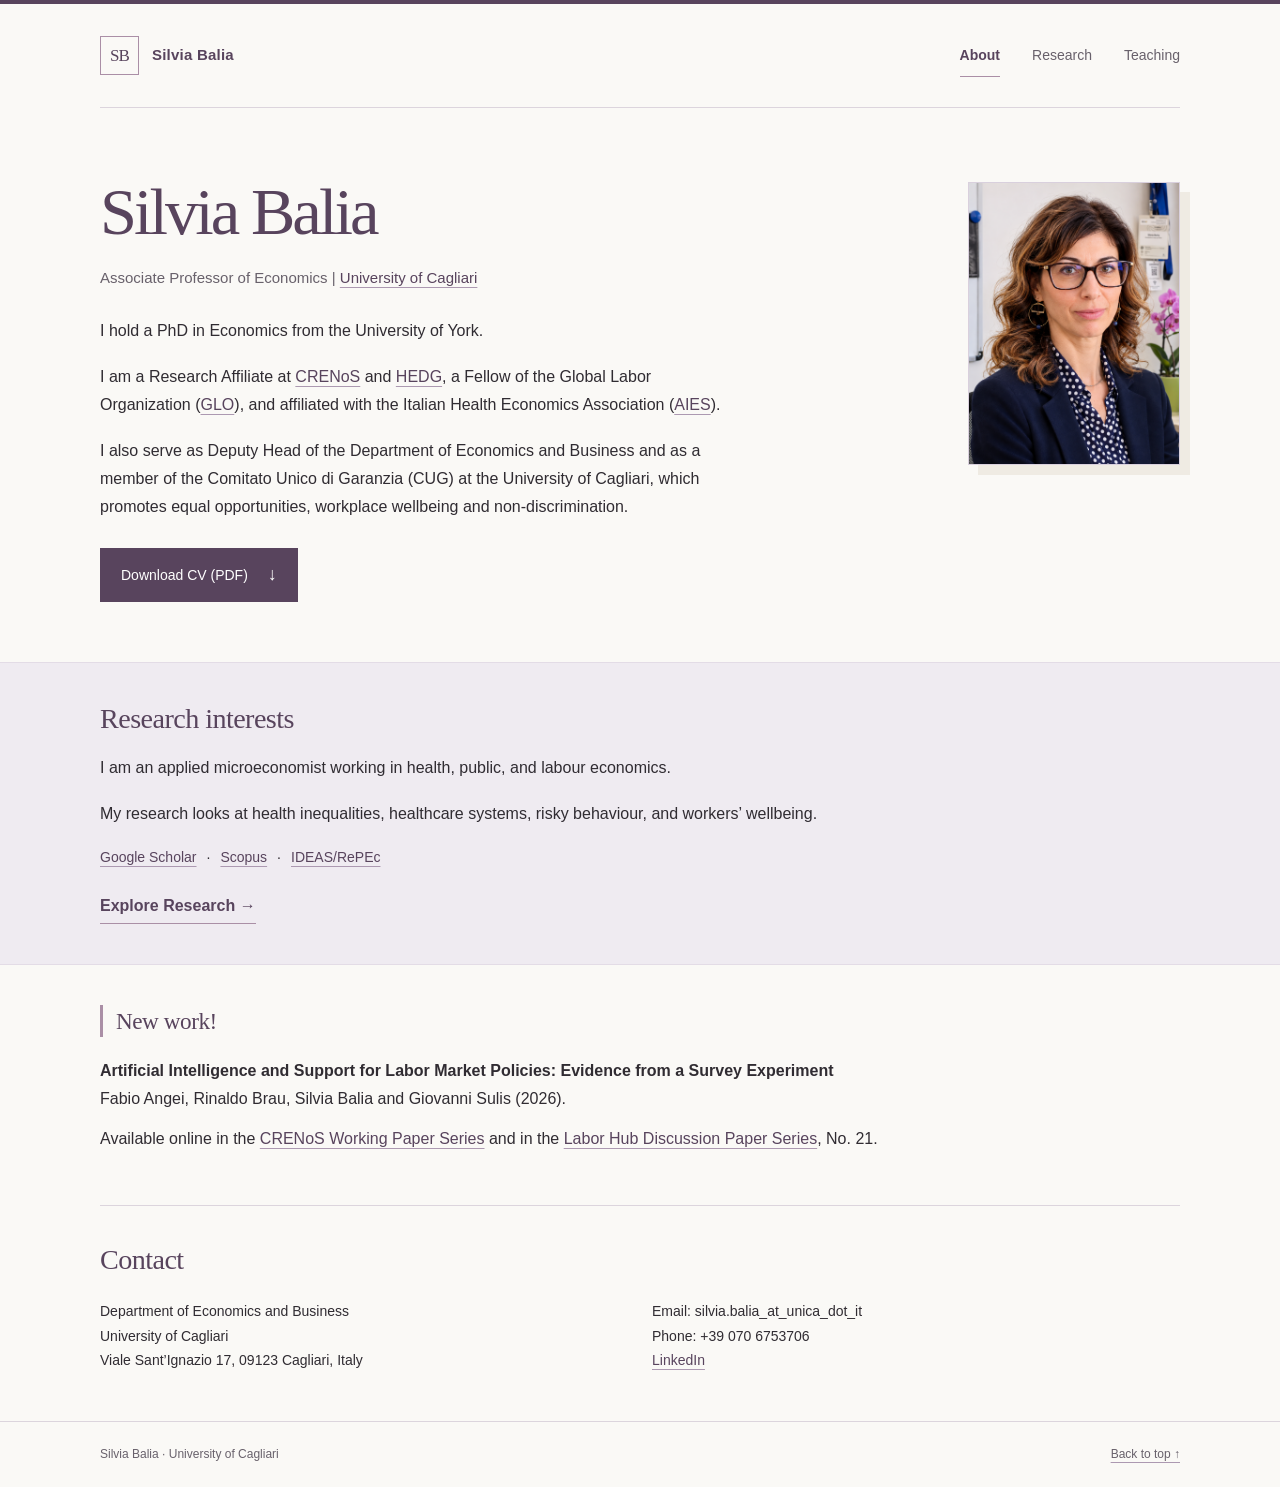
<file: index.html>
<!doctype html>
<html lang="en">
<head>
  <meta charset="utf-8">
  <meta name="viewport" content="width=device-width, initial-scale=1">
  <meta name="description" content="Silvia Balia, Associate Professor of Economics at the University of Cagliari. Research in health and public economics.">
  <title>Silvia Balia · Economics</title>
  <link rel="icon" href="favicon.svg" type="image/svg+xml">
  <link rel="stylesheet" href="styles.css?v=20261118-portrait">
</head>
<body id="top">
  <a class="skip-link" href="#main-content">Skip to content</a>
  <header class="site-header">
    <div class="container header-inner">
      <a class="brand" href="index.html" aria-label="Silvia Balia home">
        <span class="monogram" aria-hidden="true">SB</span>
        <span class="brand-name">Silvia Balia</span>
      </a>
      <nav class="main-nav" aria-label="Main">
        <a href="index.html" aria-current="page">About</a>
        <a href="research.html">Research</a>
        <a href="teaching.html">Teaching</a>
      </nav>
    </div>
  </header>
  <main id="main-content">
    <section class="hero container" aria-labelledby="profile-title">
      <div class="profile">
        <h1 id="profile-title">Silvia Balia</h1>
        <p class="role">Associate Professor of Economics | <a href="https://web.unica.it/unica/page/en/silvia_balia">University of Cagliari</a></p>
        <p>I hold a PhD in Economics from the University of York.</p>
        <p>I am a Research Affiliate at <a href="https://crenos.unica.it/silvia-balia">CRENoS</a> and <a href="https://www.york.ac.uk/economics/hedg/people/">HEDG</a>, a Fellow of the Global Labor Organization (<a href="https://glabor.org/">GLO</a>), and affiliated with the Italian Health Economics Association (<a href="https://www.aiesweb.it/">AIES</a>).</p>
        <p>I also serve as Deputy Head of the Department of Economics and Business and as a member of the Comitato Unico di Garanzia (CUG) at the University of Cagliari, which promotes equal opportunities, workplace wellbeing and non-discrimination.</p>
        <a class="button" href="https://www.dropbox.com/scl/fi/jiy9jet4juat0yo85ff2y/short_CV_ENG.pdf?rlkey=usgtybsjzzuqd2g2989n0clfn&amp;dl=1">Download CV (PDF)</a>
      </div>
      <img class="portrait" src="silvia-balia-portrait.png" alt="Silvia Balia" width="1312" height="1199">
    </section>
    <section class="research-band" aria-labelledby="interests-title">
      <div class="container research-intro">
        <h2 id="interests-title">Research interests</h2>
        <p>I am an applied microeconomist working in health, public, and labour economics. 
        <p>My research looks at health inequalities, healthcare systems, risky behaviour, and workers’ wellbeing.
        <p class="profile-links"><a href="https://scholar.google.it/citations?user=nyAj21wAAAAJ&amp;hl=it">Google Scholar</a> · <a href="https://www.scopus.com/authid/detail.uri?authorId=13007463800">Scopus</a> · <a href="https://ideas.repec.org/f/pba418.html">IDEAS/RePEc</a></p>
        <a class="explore-link" href="research.html">Explore Research <span aria-hidden="true">→</span></a>
      </div>
    </section>
    <section class="news container" aria-labelledby="new-work-title">
      <h2 id="new-work-title">New work!</h2>
      <p><strong>Artificial Intelligence and Support for Labor Market Policies: Evidence from a Survey Experiment</strong><br>Fabio Angei, Rinaldo Brau, Silvia Balia and Giovanni Sulis (2026).</p>
      <p>Available online in the <a href="https://crenos.unica.it/bibcite/reference/8785">CRENoS Working Paper Series</a> and in the <a href="https://laborhub.ilr.cornell.edu/publications/33/">Labor Hub Discussion Paper Series</a>, No. 21.</p>
    </section>
    <section class="contact container" id="contact" aria-labelledby="contact-title">
      <h2 id="contact-title">Contact</h2>
      <div class="contact-details">
        <p>Department of Economics and Business<br>University of Cagliari<br>Viale Sant’Ignazio 17, 09123 Cagliari, Italy</p>
        <p>Email: silvia.balia_at_unica_dot_it<br>Phone: +39 070 6753706<br><a href="https://www.linkedin.com/in/silvia-balia-4906a31/">LinkedIn</a></p>
      </div>
    </section>
  </main>
  <footer class="site-footer">
    <div class="container footer-inner">
      <p>Silvia Balia <span aria-hidden="true">·</span> University of Cagliari</p>
      <a href="#top">Back to top <span aria-hidden="true">↑</span></a>
    </div>
  </footer>
</body>
</html>
</file>
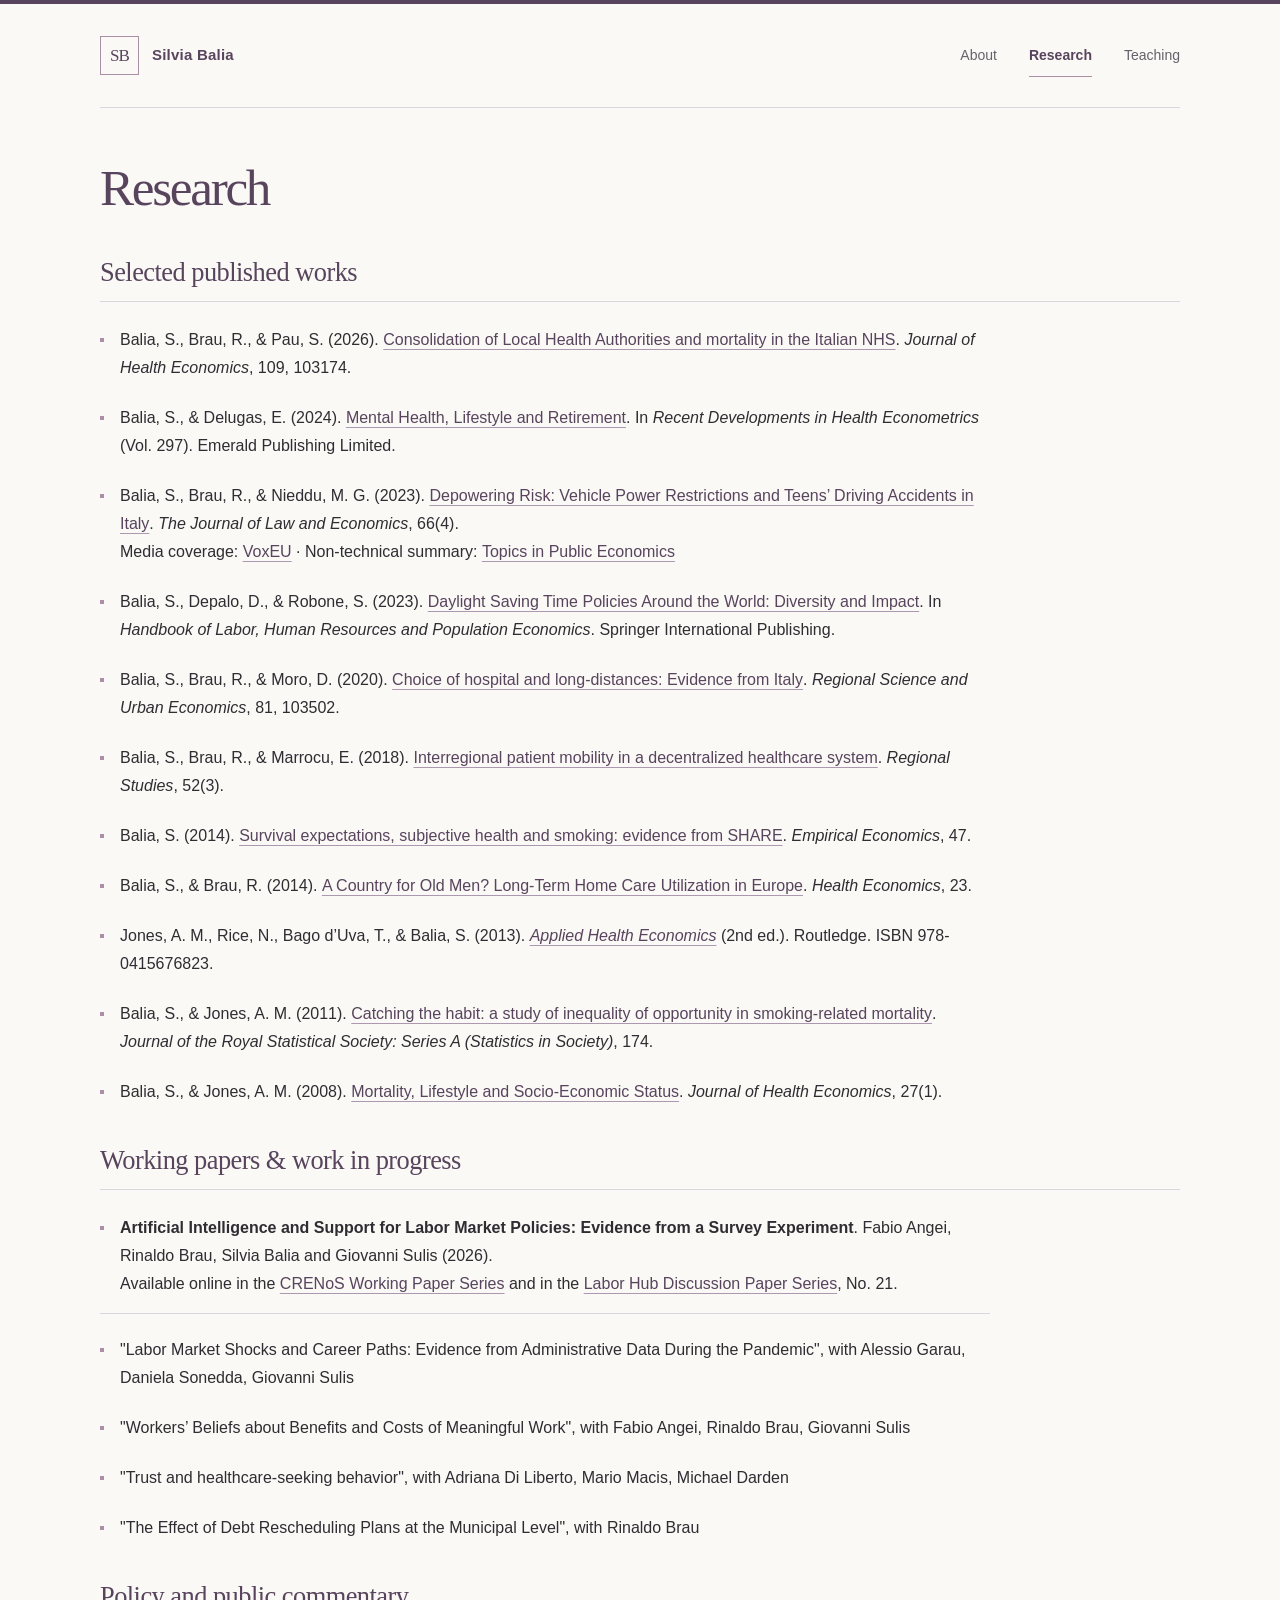
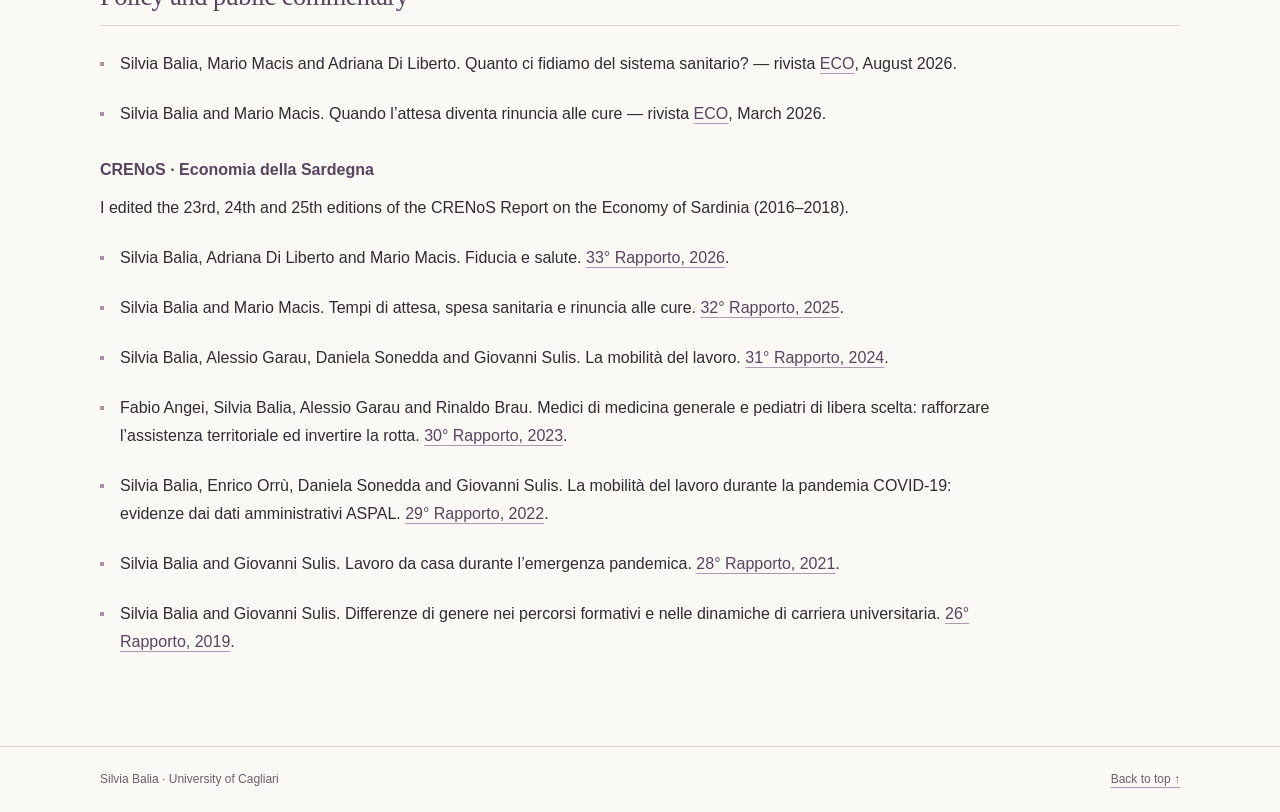
<file: research.html>
<!doctype html>
<html lang="en">
<head>
  <meta charset="utf-8">
  <meta name="viewport" content="width=device-width, initial-scale=1">
  <meta name="description" content="Selected publications, working papers, work in progress, and policy and public commentary by Silvia Balia.">
  <title>Research · Silvia Balia</title>
  <link rel="icon" href="favicon.svg" type="image/svg+xml">
  <link rel="stylesheet" href="styles.css">
</head>
<body id="top">
  <a class="skip-link" href="#main-content">Skip to content</a>
  <header class="site-header">
    <div class="container header-inner">
      <a class="brand" href="index.html" aria-label="Silvia Balia home">
        <span class="monogram" aria-hidden="true">SB</span>
        <span class="brand-name">Silvia Balia</span>
      </a>
      <nav class="main-nav" aria-label="Main">
        <a href="index.html">About</a>
        <a href="research.html" aria-current="page">Research</a>
        <a href="teaching.html">Teaching</a>
      </nav>
    </div>
  </header>
  <main id="main-content" class="container page-content">
    <header class="page-heading">
      <h1>Research</h1>
    </header>
    <section class="content-section" aria-labelledby="selected-published-works">
      <h2 id="selected-published-works">Selected published works</h2>
      <ul class="publication-list">
        <li>Balia, S., Brau, R., &amp; Pau, S. (2026). <a href="https://www.sciencedirect.com/science/article/pii/S016762962600072X">Consolidation of Local Health Authorities and mortality in the Italian NHS</a>. <em>Journal of Health Economics</em>, 109, 103174.</li>
        <li>Balia, S., &amp; Delugas, E. (2024). <a href="https://doi.org/10.1108/S0573-855520240000297008">Mental Health, Lifestyle and Retirement</a>. In <em>Recent Developments in Health Econometrics</em> (Vol. 297). Emerald Publishing Limited.</li>
        <li>Balia, S., Brau, R., &amp; Nieddu, M. G. (2023). <a href="https://www.journals.uchicago.edu/doi/10.1086/725936">Depowering Risk: Vehicle Power Restrictions and Teens’ Driving Accidents in Italy</a>. <em>The Journal of Law and Economics</em>, 66(4).<br>  Media coverage: <a href="https://cepr.org/voxeu/columns/temporary-restrictions-use-high-power-vehicles-significantly-reduce-teen-driver">VoxEU</a> · Non-technical summary: <a href="https://www.siepweb.it/siep/wp/it/depowering-risk-vehicle-power-restrictions-and-teens-driving-accidents-in-italy/">Topics in Public Economics</a></li>
        <li>Balia, S., Depalo, D., &amp; Robone, S. (2023). <a href="https://doi.org/10.1007/978-3-319-57365-6_404-1">Daylight Saving Time Policies Around the World: Diversity and Impact</a>. In <em>Handbook of Labor, Human Resources and Population Economics</em>. Springer International Publishing.</li>
        <li>Balia, S., Brau, R., &amp; Moro, D. (2020). <a href="https://www.sciencedirect.com/science/article/pii/S0166046219302522">Choice of hospital and long-distances: Evidence from Italy</a>. <em>Regional Science and Urban Economics</em>, 81, 103502.</li>
        <li>Balia, S., Brau, R., &amp; Marrocu, E. (2018). <a href="https://www.tandfonline.com/doi/full/10.1080/00343404.2017.1307954">Interregional patient mobility in a decentralized healthcare system</a>. <em>Regional Studies</em>, 52(3).</li>
        <li>Balia, S. (2014). <a href="https://doi.org/10.1007/s00181-013-0750-1">Survival expectations, subjective health and smoking: evidence from SHARE</a>. <em>Empirical Economics</em>, 47.</li>
        <li>Balia, S., &amp; Brau, R. (2014). <a href="https://doi.org/10.1002/hec.2977">A Country for Old Men? Long-Term Home Care Utilization in Europe</a>. <em>Health Economics</em>, 23.</li>
        <li>Jones, A. M., Rice, N., Bago d’Uva, T., &amp; Balia, S. (2013). <a href="https://doi.org/10.4324/9780203102411"><em>Applied Health Economics</em></a> (2nd ed.). Routledge. ISBN 978-0415676823.</li>
        <li>Balia, S., &amp; Jones, A. M. (2011). <a href="https://doi.org/10.1111/j.1467-985X.2010.00654.x">Catching the habit: a study of inequality of opportunity in smoking-related mortality</a>. <em>Journal of the Royal Statistical Society: Series A (Statistics in Society)</em>, 174.</li>
        <li>Balia, S., &amp; Jones, A. M. (2008). <a href="https://doi.org/10.1016/j.jhealeco.2007.03.001">Mortality, Lifestyle and Socio-Economic Status</a>. <em>Journal of Health Economics</em>, 27(1).</li>
      </ul>
    </section>
    <section class="content-section" aria-labelledby="working-papers">
      <h2 id="working-papers">Working papers &amp; work in progress</h2>
      <ul class="work-list">
        <li><strong>Artificial Intelligence and Support for Labor Market Policies: Evidence from a Survey Experiment</strong>. Fabio Angei, Rinaldo Brau, Silvia Balia and Giovanni Sulis (2026).<br>Available online in the <a href="https://crenos.unica.it/bibcite/reference/8785">CRENoS Working Paper Series</a> and in the <a href="https://laborhub.ilr.cornell.edu/publications/33/">Labor Hub Discussion Paper Series</a>, No. 21.</li>
        <li>"Labor Market Shocks and Career Paths: Evidence from Administrative Data During the Pandemic", with Alessio Garau, Daniela Sonedda, Giovanni Sulis</li>
        <li>"Workers’ Beliefs about Benefits and Costs of Meaningful Work", with Fabio Angei, Rinaldo Brau, Giovanni Sulis</li>
        <li>"Trust and healthcare-seeking behavior", with Adriana Di Liberto, Mario Macis, Michael Darden</li>
        <li>"The Effect of Debt Rescheduling Plans at the Municipal Level", with Rinaldo Brau</li>
      </ul>
    </section>
    <section class="content-section" aria-labelledby="policy-and-public-commentary">
      <h2 id="policy-and-public-commentary">Policy and public commentary</h2>
      <ul class="commentary-list">
        <li>Silvia Balia, Mario Macis and Adriana Di Liberto. Quanto ci fidiamo del sistema sanitario? — rivista <a href="https://www.rivistaeco.com/2026/08/21/quanto-ci-fidiamo-del-sistema-sanitario/">ECO</a>, August 2026.</li>
        <li>Silvia Balia and Mario Macis. Quando l’attesa diventa rinuncia alle cure — rivista <a href="https://www.rivistaeco.com/2026/03/13/quando-lattesa-diventa-rinuncia-alle-cure/">ECO</a>, March 2026.</li>
      </ul>
      <h3>CRENoS · Economia della Sardegna</h3>
      <p>I edited the 23rd, 24th and 25th editions of the CRENoS Report on the Economy of Sardinia (2016–2018).</p>
      <ul class="report-list">
        <li>Silvia Balia, Adriana Di Liberto and Mario Macis. Fiducia e salute. <a href="https://crenos.unica.it/sites/default/files/2026-06/RC33_volume%20versione%20integrale.pdf">33° Rapporto, 2026</a>.</li>
        <li>Silvia Balia and Mario Macis. Tempi di attesa, spesa sanitaria e rinuncia alle cure. <a href="https://crenos.unica.it/sites/default/files/2026-05/32%C2%B0Rapporto_versione-integrale.pdf">32° Rapporto, 2025</a>.</li>
        <li>Silvia Balia, Alessio Garau, Daniela Sonedda and Giovanni Sulis. La mobilità del lavoro. <a href="https://crenos.unica.it/sites/default/files/sardinia-reports/Volume%20versione%20integrale_1.pdf">31° Rapporto, 2024</a>.</li>
        <li>Fabio Angei, Silvia Balia, Alessio Garau and Rinaldo Brau. Medici di medicina generale e pediatri di libera scelta: rafforzare l’assistenza territoriale ed invertire la rotta. <a href="https://crenos.unica.it/sites/default/files/sardinia-reports/Volume%20versione%20integrale.pdf">30° Rapporto, 2023</a>.</li>
        <li>Silvia Balia, Enrico Orrù, Daniela Sonedda and Giovanni Sulis. La mobilità del lavoro durante la pandemia COVID-19: evidenze dai dati amministrativi ASPAL. <a href="https://crenos.unica.it/sites/default/files/sardinia-reports/Versione%20integrale%20del%2029%C2%B0%20Rapporto%20sull%27Economia%20della%20Sardegna.pdf">29° Rapporto, 2022</a>.</li>
        <li>Silvia Balia and Giovanni Sulis. Lavoro da casa durante l’emergenza pandemica. <a href="https://crenos.unica.it/sites/default/files/sardinia-reports/CRENoS_%2028%C2%B0%20Rapporto%20sull%27Economia%20della%20Sardegna.pdf">28° Rapporto, 2021</a>.</li>
        <li>Silvia Balia and Giovanni Sulis. Differenze di genere nei percorsi formativi e nelle dinamiche di carriera universitaria. <a href="https://crenos.unica.it/sites/default/files/sardinia-reports/26%20%C2%B0%20Rapporto%20CRENoS%20sull%27Economia%20della%20Sardegna.pdf">26° Rapporto, 2019</a>.</li>
      </ul>
    </section>
  </main>
  <footer class="site-footer">
    <div class="container footer-inner">
      <p>Silvia Balia <span aria-hidden="true">·</span> University of Cagliari</p>
      <a href="#top">Back to top <span aria-hidden="true">↑</span></a>
    </div>
  </footer>
</body>
</html>
</file>
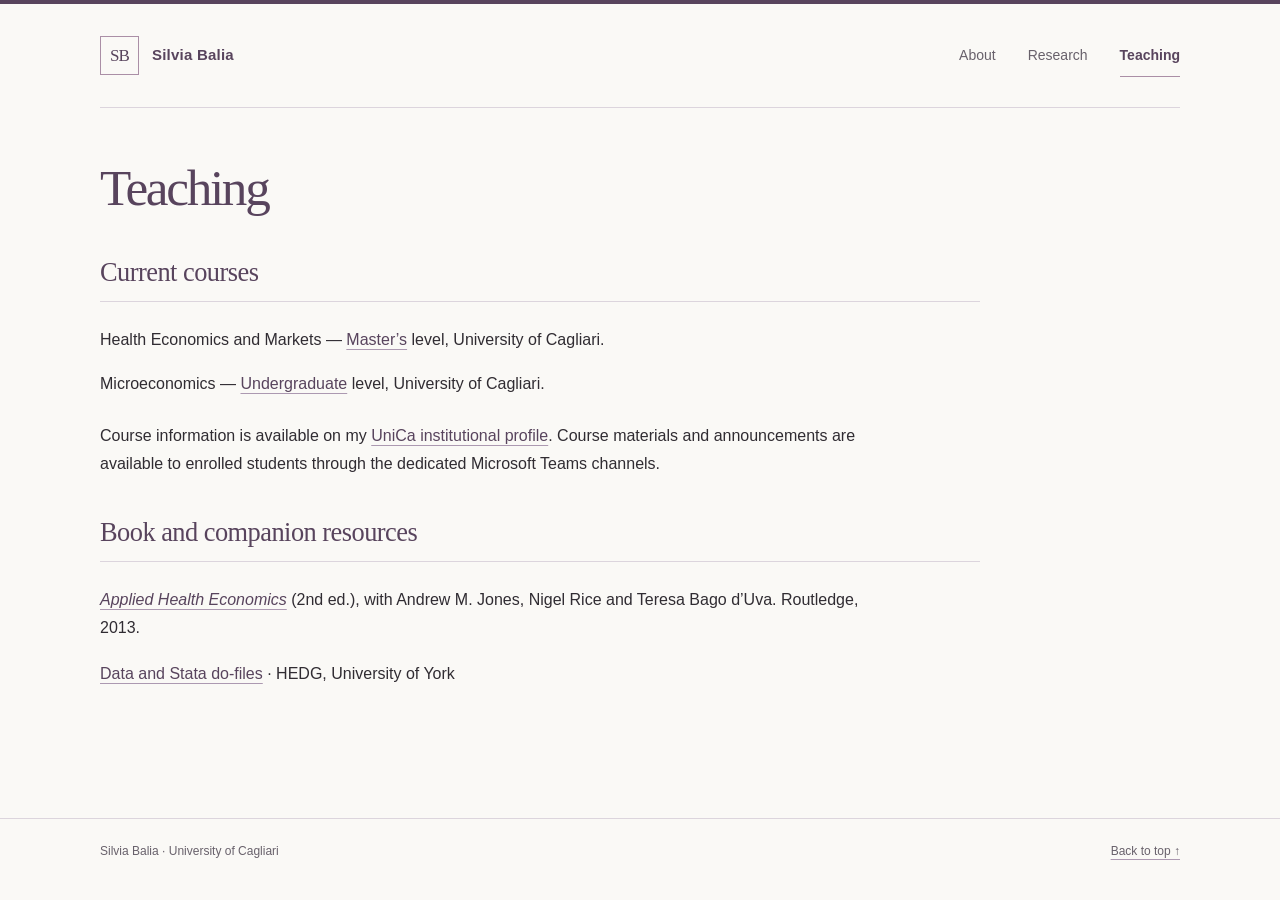
<file: teaching.html>
<!doctype html>
<html lang="en">
<head>
  <meta charset="utf-8">
  <meta name="viewport" content="width=device-width, initial-scale=1">
  <meta name="description" content="Teaching by Silvia Balia at the University of Cagliari, and companion resources for Applied Health Economics.">
  <title>Teaching · Silvia Balia</title>
  <link rel="icon" href="favicon.svg" type="image/svg+xml">
  <link rel="stylesheet" href="styles.css">
</head>
<body id="top">
  <a class="skip-link" href="#main-content">Skip to content</a>
  <header class="site-header">
    <div class="container header-inner">
      <a class="brand" href="index.html" aria-label="Silvia Balia home">
        <span class="monogram" aria-hidden="true">SB</span>
        <span class="brand-name">Silvia Balia</span>
      </a>
      <nav class="main-nav" aria-label="Main">
        <a href="index.html">About</a>
        <a href="research.html">Research</a>
        <a href="teaching.html" aria-current="page">Teaching</a>
      </nav>
    </div>
  </header>
  <main id="main-content" class="container page-content teaching-page">
    <header class="page-heading">
      <h1>Teaching</h1>
    </header>
    <section class="content-section" aria-labelledby="current-courses">
      <h2 id="current-courses">Current courses</h2>
      <ul class="course-list">
        <li>Health Economics and Markets — <a href="https://web.unica.it/unica/en/crs_11_86.page">Master’s</a> level, University of Cagliari.</li>
        <li>Microeconomics — <a href="https://web.unica.it/unica/it/crs_11_75.page">Undergraduate</a> level, University of Cagliari.</li>
      </ul>
      <p>Course information is available on my <a href="https://web.unica.it/unica/page/en/silvia_balia">UniCa institutional profile</a>. Course materials and announcements are available to enrolled students through the dedicated Microsoft Teams channels.</p>
    </section>
    <section class="content-section" aria-labelledby="book-resources">
      <h2 id="book-resources">Book and companion resources</h2>
      <p><a href="https://doi.org/10.4324/9780203102411"><em>Applied Health Economics</em></a> (2nd ed.), with Andrew M. Jones, Nigel Rice and Teresa Bago d’Uva. Routledge, 2013.</p>
      <p><a href="https://www.york.ac.uk/economics/hedg/software/">Data and Stata do-files</a> · HEDG, University of York</p>
    </section>
  </main>
  <footer class="site-footer">
    <div class="container footer-inner">
      <p>Silvia Balia <span aria-hidden="true">·</span> University of Cagliari</p>
      <a href="#top">Back to top <span aria-hidden="true">↑</span></a>
    </div>
  </footer>
</body>
</html>
</file>
<file: styles.css>
/* Shared typography, colours and spacing for the three pages. */
:root {
  color-scheme: light;
  --paper: #faf9f6;
  --ink: #302c32;
  --muted: #68616b;
  --plum: #58445d;
  --plum-dark: #402d45;
  --lavender: #efebf1;
  --rule: #dcd5dd;
  --accent: #aa8fa6;
  --serif: Georgia, "Times New Roman", serif;
  --sans: "Avenir Next", Avenir, "Segoe UI", sans-serif;
}

* { box-sizing: border-box; }
html { scroll-padding-top: 2rem; }
body {
  margin: 0;
  background: var(--paper);
  color: var(--ink);
  font-family: var(--sans);
  font-size: 16px;
  line-height: 1.75;
  -webkit-font-smoothing: antialiased;
}
::selection { background: #e2d7e5; color: var(--plum-dark); }
a {
  color: var(--plum);
  text-decoration-color: #ac99b1;
  text-decoration-thickness: 1px;
  text-underline-offset: 4px;
}
a:hover { color: var(--plum-dark); text-decoration-color: currentColor; }
a:focus-visible {
  outline: 2px solid var(--plum);
  outline-offset: 5px;
  border-radius: 1px;
}
p { margin: 0 0 1.1rem; }
h1, h2, h3 { margin: 0; line-height: 1.25; color: var(--plum); }
h1, h2 { font-family: var(--serif); font-weight: 400; }
h1 { font-size: clamp(2.7rem, 5.2vw, 4.3rem); letter-spacing: -.045em; }
h2 { font-size: clamp(1.45rem, 2.2vw, 1.85rem); letter-spacing: -.02em; }
h3 { font-size: 1rem; font-weight: 600; }
strong { font-weight: 600; }
.container { width: min(1080px, calc(100% - 96px)); margin-inline: auto; }
.skip-link {
  position: absolute;
  top: -100px;
  left: 20px;
  z-index: 10;
  padding: .6rem 1rem;
  background: var(--paper);
}
.skip-link:focus { top: 10px; }
.site-header { border-top: 4px solid var(--plum); }
.header-inner {
  display: flex;
  align-items: center;
  justify-content: space-between;
  gap: 2rem;
  min-height: 104px;
  border-bottom: 1px solid var(--rule);
}
.brand {
  display: inline-flex;
  align-items: center;
  gap: 13px;
  text-decoration: none;
}
.monogram {
  display: grid;
  place-items: center;
  width: 39px;
  height: 39px;
  border: 1px solid var(--accent);
  font-family: var(--serif);
  font-size: 17px;
  letter-spacing: -.05em;
}
.brand-name { font-size: 15px; font-weight: 600; letter-spacing: .015em; }
.main-nav { display: flex; gap: 32px; align-items: center; }
.main-nav a {
  padding-block: 9px;
  color: var(--muted);
  font-size: 14px;
  text-decoration: none;
  border-bottom: 1px solid transparent;
}
.main-nav a:hover, .main-nav a[aria-current="page"] {
  color: var(--plum);
  border-bottom-color: var(--accent);
}
.main-nav a[aria-current="page"] { font-weight: 600; }
.hero {
  display: grid;
  grid-template-columns: minmax(0, 1fr) 212px;
  align-items: start;
  gap: clamp(40px, 6vw, 88px);
  padding-block: 62px 60px;
}
.profile h1 { margin-bottom: 12px; }
.role { font-size: 15px; margin-bottom: 26px; color: var(--muted); }
.profile p:not(.role) { max-width: 72ch; }
.portrait {
  display: block;
  width: 100%;
  height: auto;
  aspect-ratio: 3 / 4;
  object-fit: cover;
  object-position: center;
  margin-top: 12px;
  background: #eae5eb;
  border: 1px solid #d9d0dd;
  box-shadow: 10px 10px 0 #efebe3;
}
.button {
  display: inline-flex;
  align-items: center;
  gap: 20px;
  margin-top: 10px;
  padding: 10px 20px;
  background: var(--plum);
  border: 1px solid var(--plum);
  color: white;
  text-decoration: none;
  font-size: 14px;
  font-weight: 500;
}
.button::after { content: "↓"; font-size: 18px; }
.button:hover { color: white; background: var(--plum-dark); }
.research-band { background: var(--lavender); border-block: 1px solid #e3dce6; }
.research-intro { padding-block: 38px 40px; }
.research-intro h2 { margin-bottom: 18px; }
.research-intro > p { max-width: 94ch; }
.profile-links { display: flex; gap: 10px; flex-wrap: wrap; font-size: 14px; }
.explore-link {
  display: inline-block;
  margin-top: 5px;
  font-weight: 600;
  text-decoration: none;
  border-bottom: 1px solid var(--accent);
  padding-bottom: 3px;
}
.news { padding-block: 40px; }
.news h2 {
  display: flex;
  align-items: center;
  border-left: 3px solid var(--accent);
  min-height: 32px;
  padding-left: 13px;
  margin-bottom: 20px;
  font-size: 1.45rem;
}
.news p { max-width: 92ch; margin-bottom: 12px; }
.news strong { color: var(--ink); }
.contact { border-top: 1px solid var(--rule); padding-block: 36px 48px; }
.contact h2 { margin-bottom: 22px; }
.contact-details { display: grid; grid-template-columns: 1fr 1fr; gap: 24px; font-size: 14px; }
.contact-details p { margin: 0; }
.site-footer { border-top: 1px solid var(--rule); }
.footer-inner {
  display: flex;
  align-items: center;
  justify-content: space-between;
  gap: 20px;
  padding-block: 22px;
  font-size: 12px;
  color: var(--muted);
}
.footer-inner p { margin: 0; }
.footer-inner a { color: var(--muted); }
.page-content { padding-block: 48px 68px; }
.page-heading { margin-bottom: 36px; }
.page-heading h1, h1.page-heading { font-size: clamp(2.5rem, 4vw, 3.2rem); }
.content-section { margin-top: 38px; }
.content-section:first-of-type { margin-top: 0; }
.content-section > h2 {
  padding-bottom: 12px;
  border-bottom: 1px solid var(--rule);
  margin-bottom: 24px;
  font-size: clamp(1.35rem, 2.1vw, 1.65rem);
}
.content-section h3 { margin-block: 32px 14px; }
.content-section > p { max-width: 88ch; }
.publication-list, .work-list, .commentary-list, .report-list, .course-list {
  padding: 0;
  margin: 0;
  list-style: none;
}
.publication-list li, .work-list li, .commentary-list li, .report-list li {
  padding-left: 20px;
  position: relative;
  margin-bottom: 22px;
  max-width: 100ch;
}
.publication-list li::before, .work-list li::before,
.commentary-list li::before, .report-list li::before {
  content: "";
  width: 4px;
  height: 4px;
  background: var(--accent);
  position: absolute;
  left: 0;
  top: 12px;
}
.publication-list a { font-weight: 500; }
.work-list li:first-child { padding-bottom: 15px; border-bottom: 1px solid var(--rule); }
.report-list { margin-top: 22px; }
.teaching-page { min-height: calc(100vh - 190px); }
.course-list li { margin-bottom: 16px; }
.course-list { margin-bottom: 24px; }
.teaching-page .content-section { max-width: 880px; }

@media (max-width: 760px) {
  .container { width: calc(100% - 44px); }
  .header-inner { min-height: 88px; gap: 20px; }
  .main-nav { gap: 18px; }
  .brand-name { display: none; }
  .hero { grid-template-columns: minmax(0, 1fr) 150px; gap: 30px; padding-block: 38px; }
  .contact-details { grid-template-columns: 1fr; gap: 16px; }
  .page-content { padding-top: 32px; }
}

@media (max-width: 540px) {
  body { font-size: 15px; line-height: 1.7; }
  .hero { display: flex; flex-direction: column; gap: 28px; }
  .portrait { width: 142px; margin: 0; }
  .role { line-height: 1.65; margin-bottom: 22px; }
  .main-nav { gap: 18px; }
  .main-nav a { font-size: 13px; }
  .research-intro { padding-block: 30px; }
  .profile-links { gap: 8px; }
  .news { padding-block: 32px; }
  .contact-details { font-size: 13px; overflow-wrap: anywhere; }
  .content-section { margin-top: 34px; }
  .publication-list li, .work-list li, .commentary-list li, .report-list li { padding-left: 14px; }
  .footer-inner { align-items: flex-start; font-size: 11px; }
}

@media print {
  body { background: white; color: black; font-size: 11pt; }
  .container { width: 100%; }
  .site-header, .site-footer, .skip-link, .portrait, .explore-link { display: none; }
  .hero { display: block; padding-block: 0 20px; }
  .research-band { background: none; }
  .page-content { padding: 0; }
  h1, h2, h3 { break-after: avoid; }
  li, .news, .contact { break-inside: avoid; }
}
</file>
